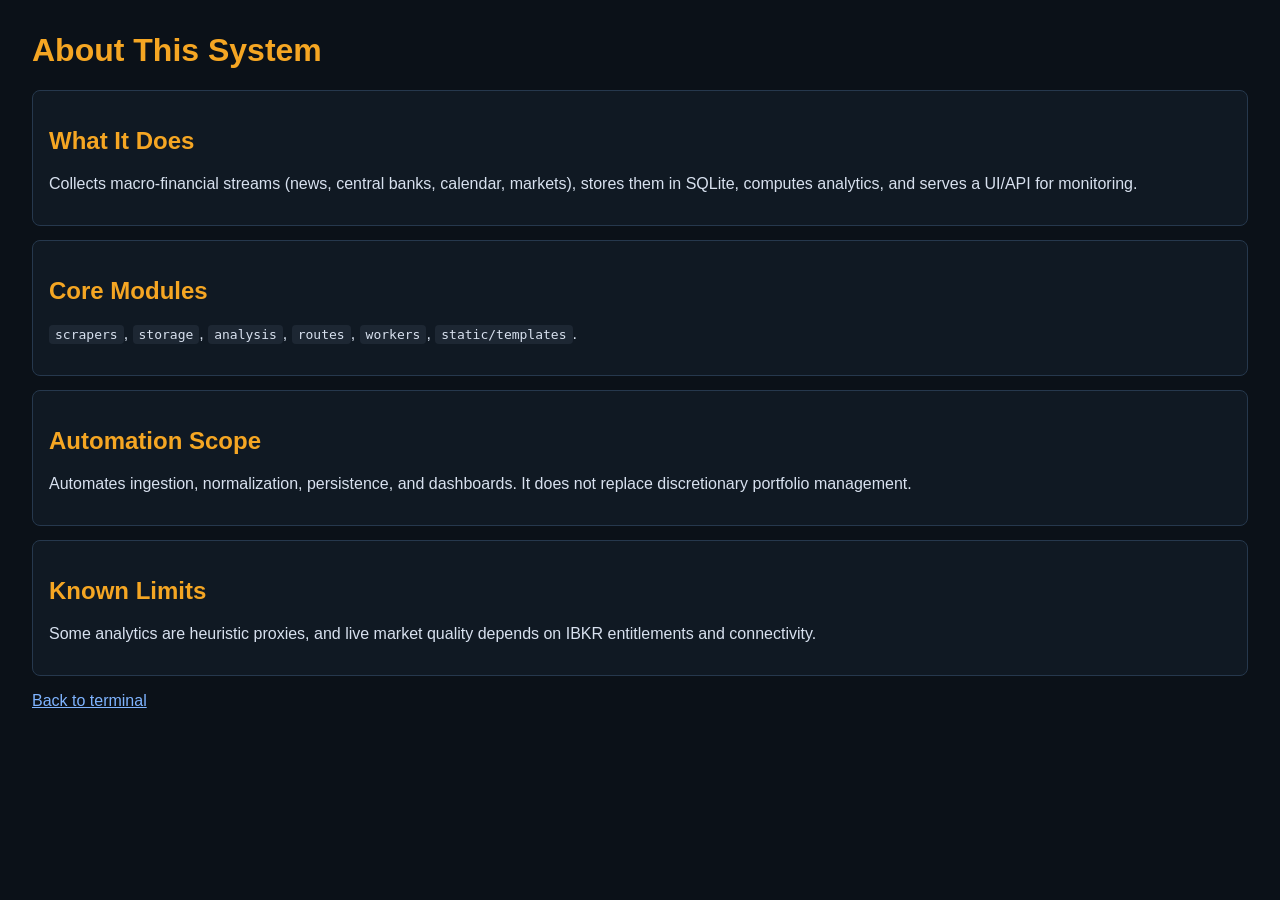
<file: templates/about.html>
<!DOCTYPE html>
<html lang="en">
<head>
  <meta charset="UTF-8">
  <meta name="viewport" content="width=device-width, initial-scale=1.0">
  <title>Terminal - About</title>
  <style>
    body { font-family: Arial, sans-serif; margin: 32px; background: #0b1118; color: #d8e1ef; }
    h1, h2 { color: #f5a623; }
    code { background: #1d2733; padding: 2px 6px; border-radius: 4px; }
    .card { border: 1px solid #26384d; border-radius: 8px; padding: 16px; margin-bottom: 14px; background: #101923; }
    a { color: #7fb4ff; }
  </style>
</head>
<body>
  <h1>About This System</h1>
  <div class="card">
    <h2>What It Does</h2>
    <p>Collects macro-financial streams (news, central banks, calendar, markets), stores them in SQLite, computes analytics, and serves a UI/API for monitoring.</p>
  </div>
  <div class="card">
    <h2>Core Modules</h2>
    <p><code>scrapers</code>, <code>storage</code>, <code>analysis</code>, <code>routes</code>, <code>workers</code>, <code>static/templates</code>.</p>
  </div>
  <div class="card">
    <h2>Automation Scope</h2>
    <p>Automates ingestion, normalization, persistence, and dashboards. It does not replace discretionary portfolio management.</p>
  </div>
  <div class="card">
    <h2>Known Limits</h2>
    <p>Some analytics are heuristic proxies, and live market quality depends on IBKR entitlements and connectivity.</p>
  </div>
  <p><a href="/">Back to terminal</a></p>
</body>
</html>
</file>
